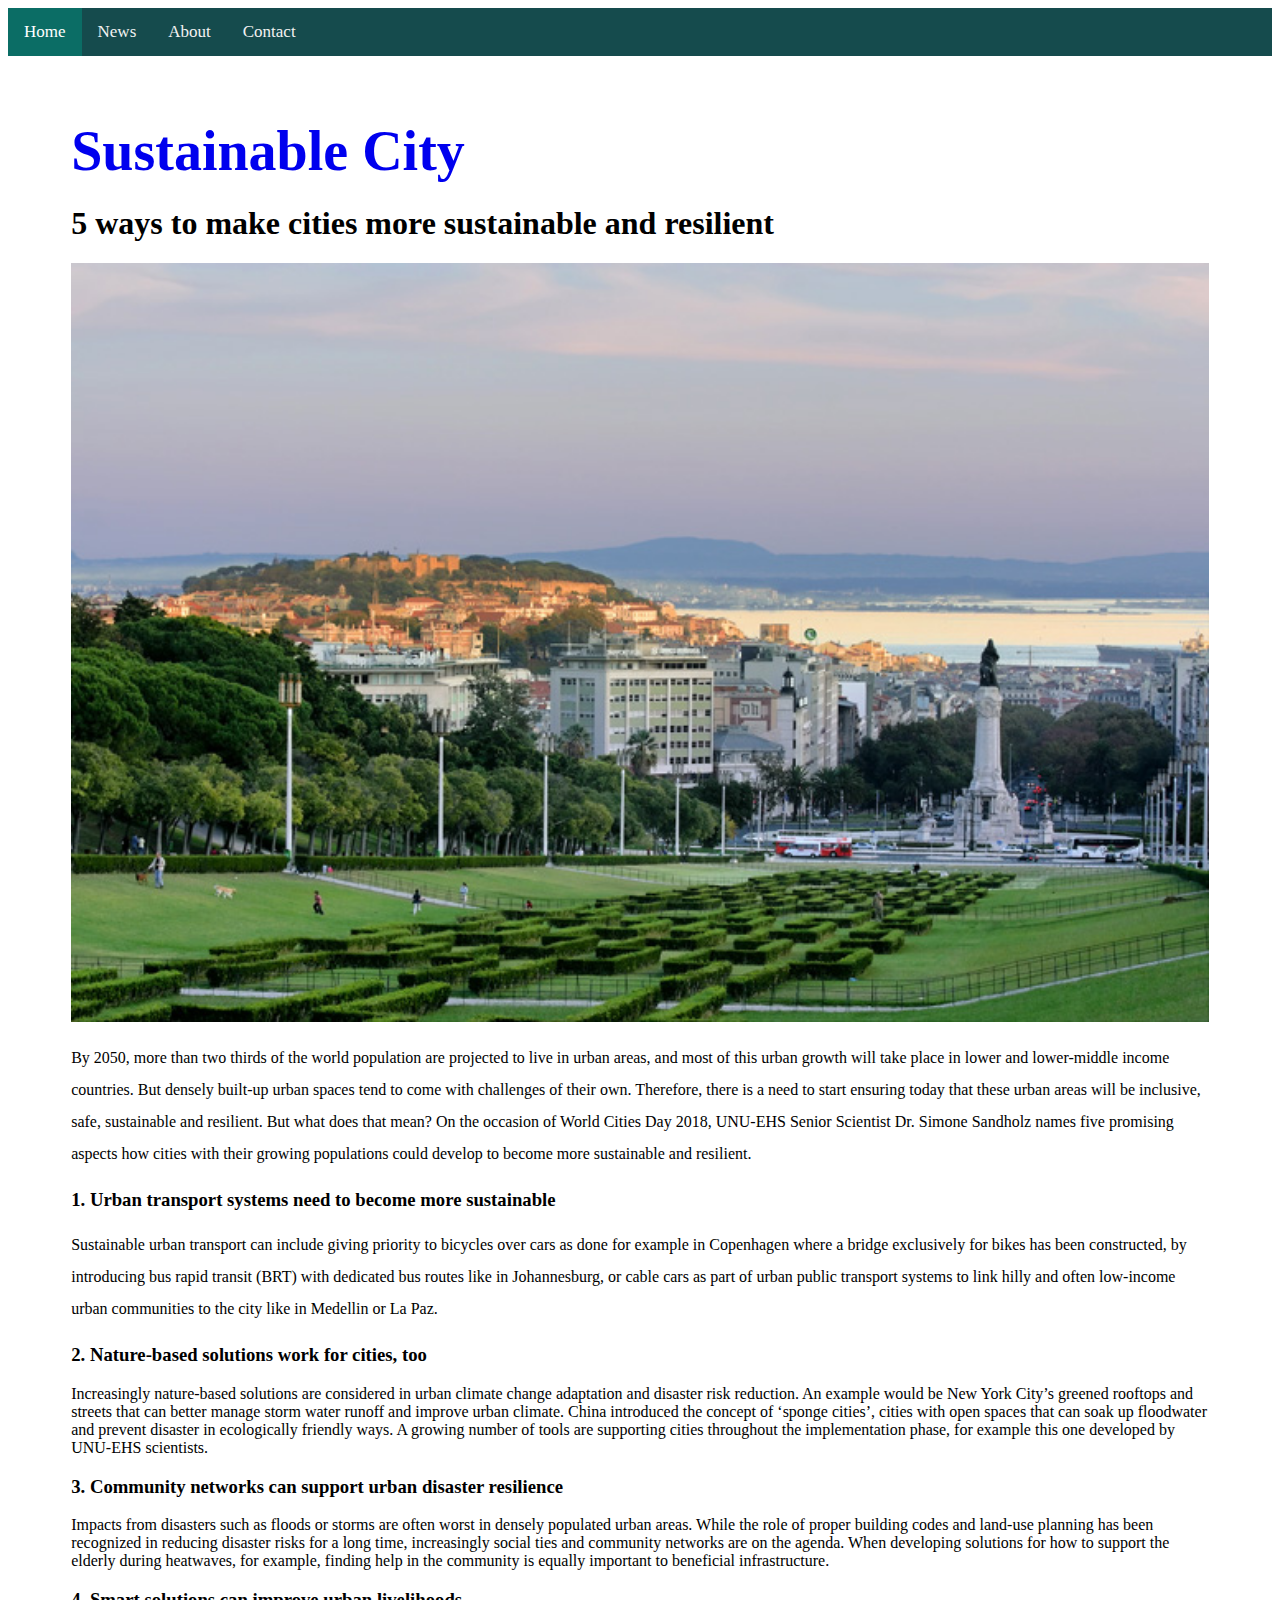
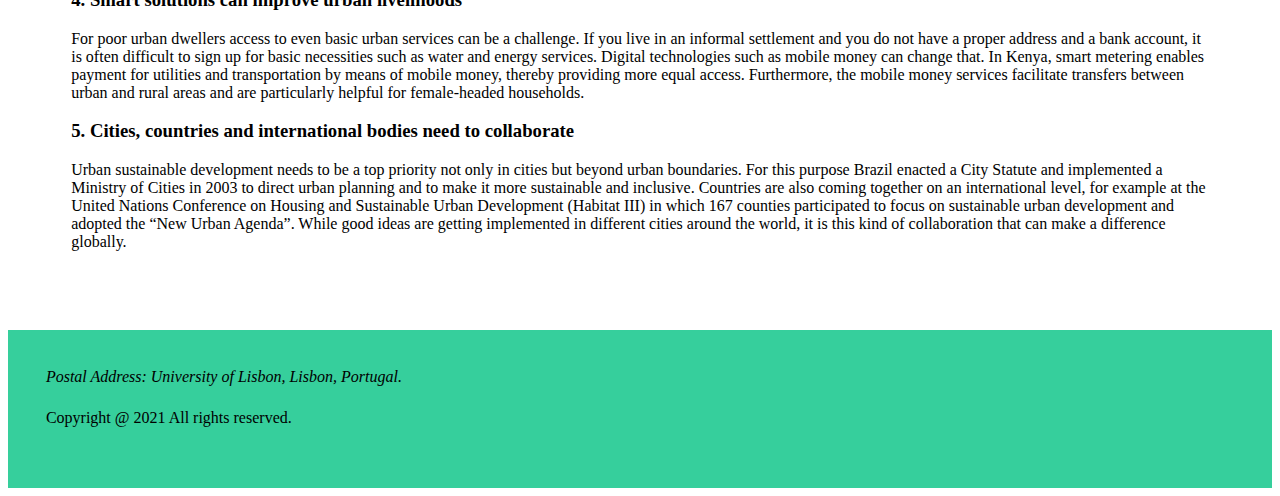
<file: index.html>
<!DOCTYPE html>
<html>
<head>
    <link href="style.css" rel="stylesheet" />

</head>
<body> 

<div class="topnav global-padding">
    <a class="active" href="./index.html">Home</a>
    <a href="./news.html">News</a>
    <a href="./about.html">About</a>
    <a href="./contact.html">Contact</a>
</div> 
  
<div class="container">

<div>
    <a class="sustainable" href="https://youtu.be/4UTfhDEhSWs">Sustainable City </a>
    
    <p><h1> 5 ways to make cities more sustainable and resilient</h1></p> 
    <img src="./img/parque-eduardo-vii.jpg" alt="Lisbon" >
    <p>By 2050, more than two thirds of the world population are projected to live in urban areas, and most of this urban
    growth will take place in lower and lower-middle income countries. But densely built-up urban spaces tend to come with
    challenges of their own. Therefore, there is a need to start ensuring today that these urban areas will be inclusive,
    safe, sustainable and resilient.
    
    But what does that mean? On the occasion of World Cities Day 2018, UNU-EHS Senior Scientist Dr. Simone Sandholz names
    five promising aspects how cities with their growing populations could develop to become more sustainable and resilient.</p>
    
    <p><h3> 1. Urban transport systems need to become more sustainable</h3></p>
    <p>Sustainable urban transport can include giving priority to bicycles over cars as done for example in Copenhagen where a
    bridge exclusively for bikes has been constructed, by introducing bus rapid transit (BRT) with dedicated bus routes like
    in Johannesburg, or cable cars as part of urban public transport systems to link hilly and often low-income urban
    communities to the city like in Medellin or La Paz.</p>
    
    <p><h3> 2. Nature-based solutions work for cities, too </h3>
    Increasingly nature-based solutions are considered in urban climate change adaptation and disaster risk reduction. An
    example would be New York City’s greened rooftops and streets that can better manage storm water runoff and improve
    urban climate. China introduced the concept of ‘sponge cities’, cities with open spaces that can soak up floodwater and
    prevent disaster in ecologically friendly ways. A growing number of tools are supporting cities throughout the
    implementation phase, for example this one developed by UNU-EHS scientists.</p>
    
    <p><h3> 3. Community networks can support urban disaster resilience</h3>
    Impacts from disasters such as floods or storms are often worst in densely populated urban areas. While the role of
    proper building codes and land-use planning has been recognized in reducing disaster risks for a long time, increasingly
    social ties and community networks are on the agenda. When developing solutions for how to support the elderly during
    heatwaves, for example, finding help in the community is equally important to beneficial infrastructure.
    
    <p><h3>4. Smart solutions can improve urban livelihoods</h3>
    For poor urban dwellers access to even basic urban services can be a challenge. If you live in an informal settlement
    and you do not have a proper address and a bank account, it is often difficult to sign up for basic necessities such as
    water and energy services. Digital technologies such as mobile money can change that. In Kenya, smart metering enables
    payment for utilities and transportation by means of mobile money, thereby providing more equal access. Furthermore, the
    mobile money services facilitate transfers between urban and rural areas and are particularly helpful for female-headed
    households.
    
    <h3>5. Cities, countries and international bodies need to collaborate</h3>
    Urban sustainable development needs to be a top priority not only in cities but beyond urban boundaries. For this
    purpose Brazil enacted a City Statute and implemented a Ministry of Cities in 2003 to direct urban planning and to make
    it more sustainable and inclusive. Countries are also coming together on an international level, for example at the
    United Nations Conference on Housing and Sustainable Urban Development (Habitat III) in which 167 counties participated
    to focus on sustainable urban development and adopted the “New Urban Agenda”. While good ideas are getting implemented
    in different cities around the world, it is this kind of collaboration that can make a difference globally.</p>

</div>


</div>


<footer>
    <address>
        Postal Address: University of Lisbon, Lisbon, Portugal.
    </address>
    <p>Copyright @ 2021 All rights reserved.</p>
</footer>

</body>

</html>
</file>
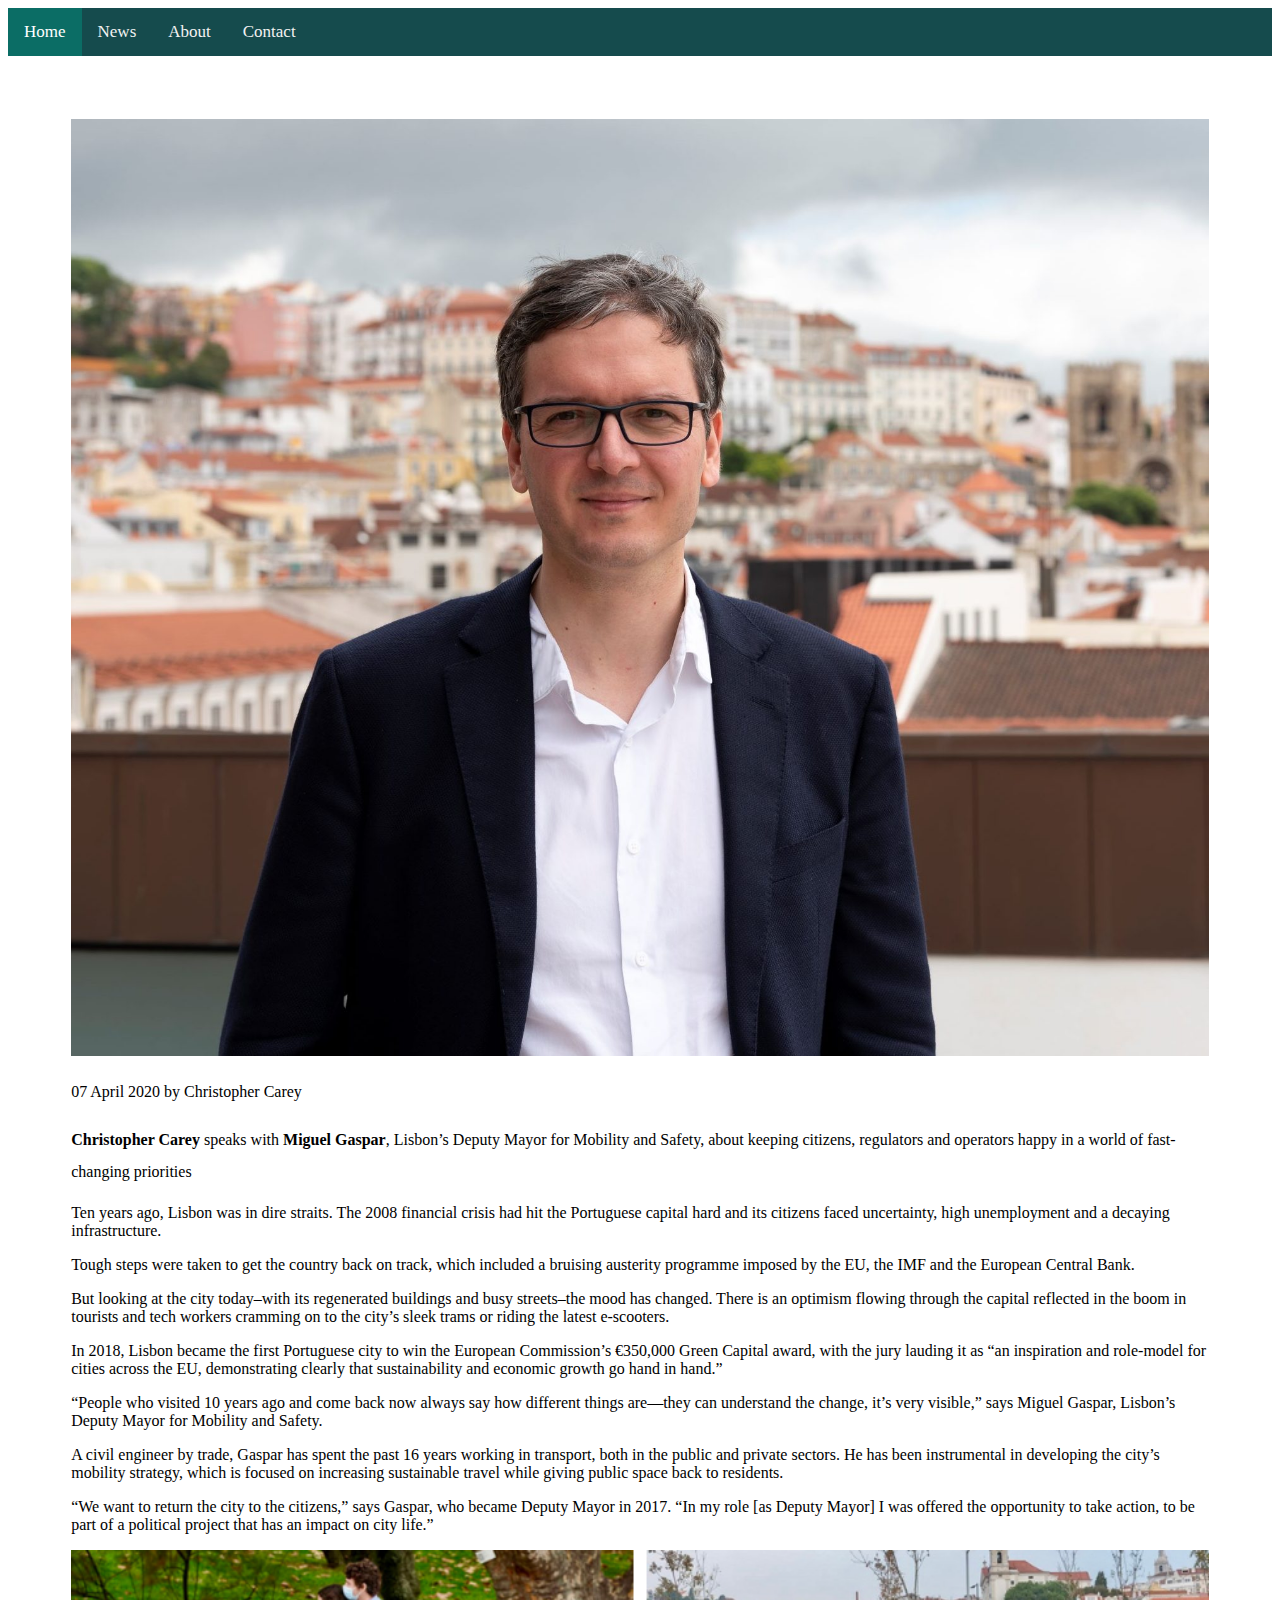
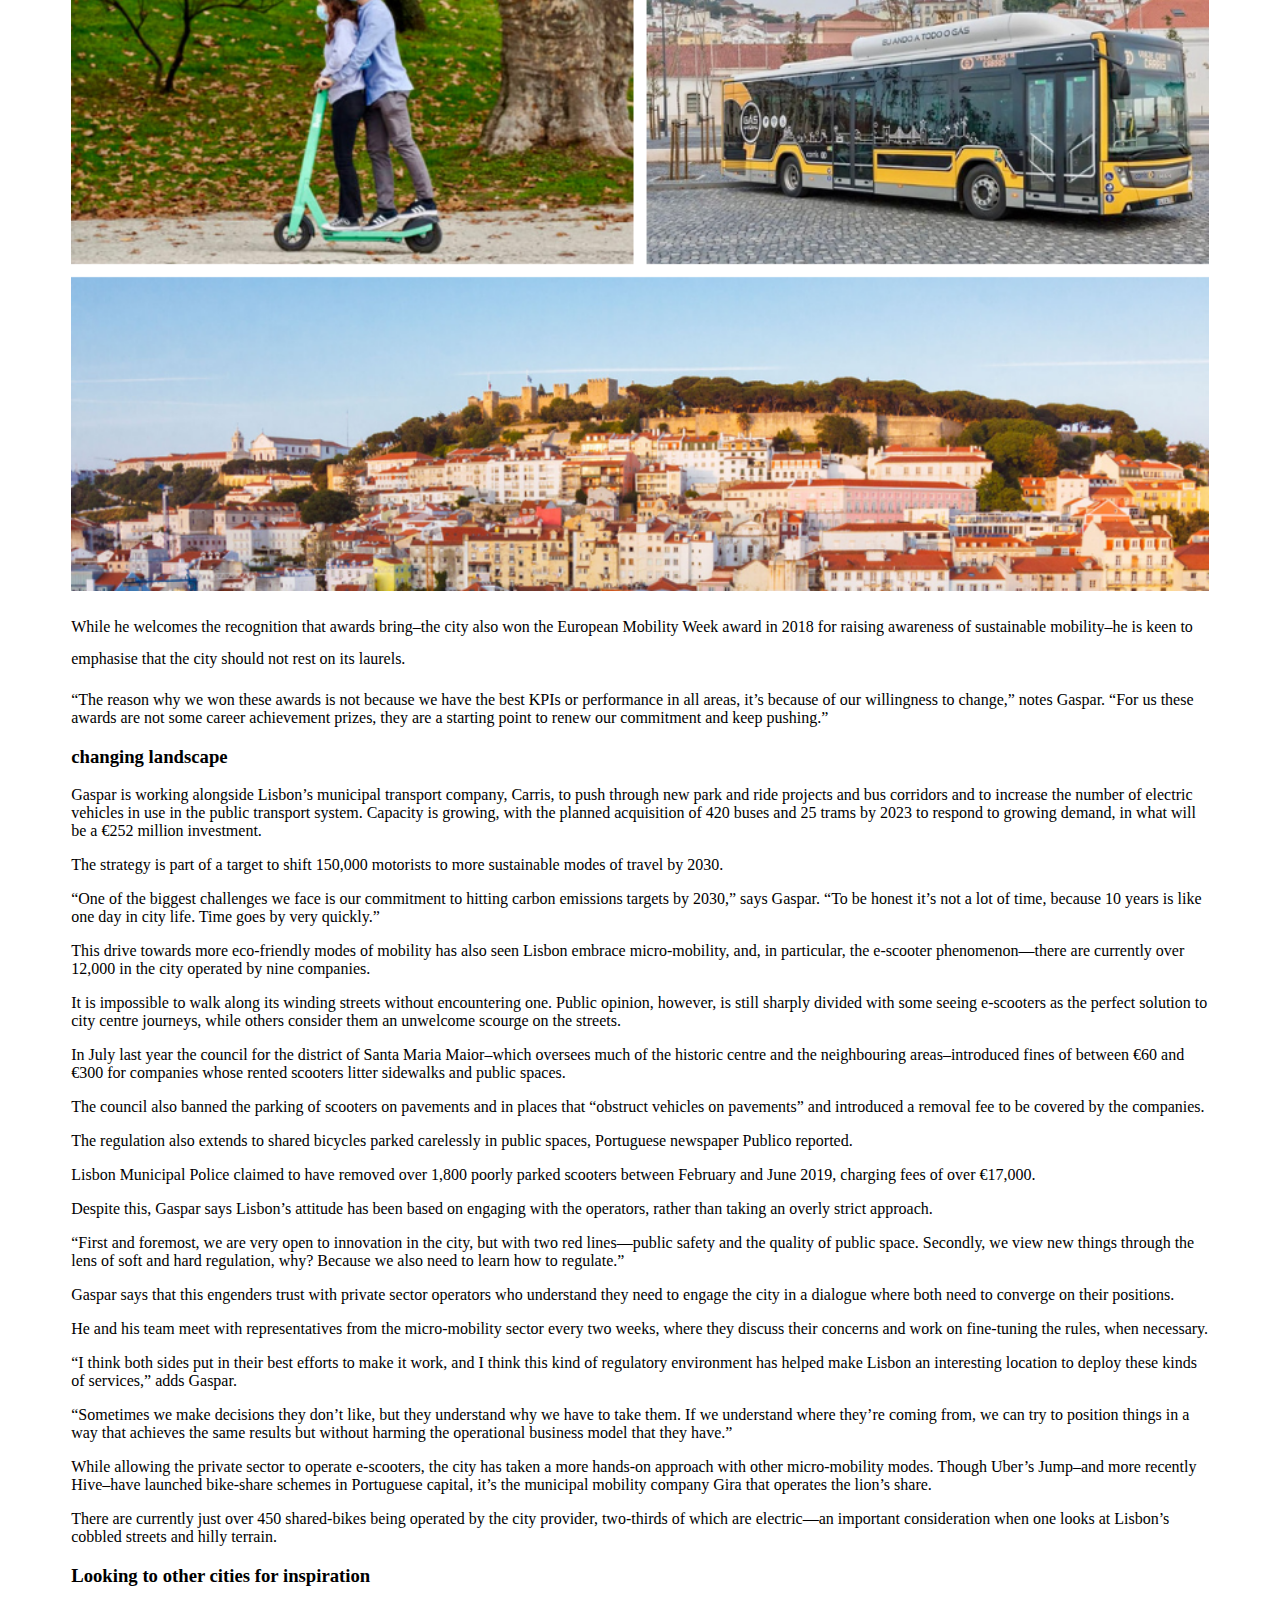
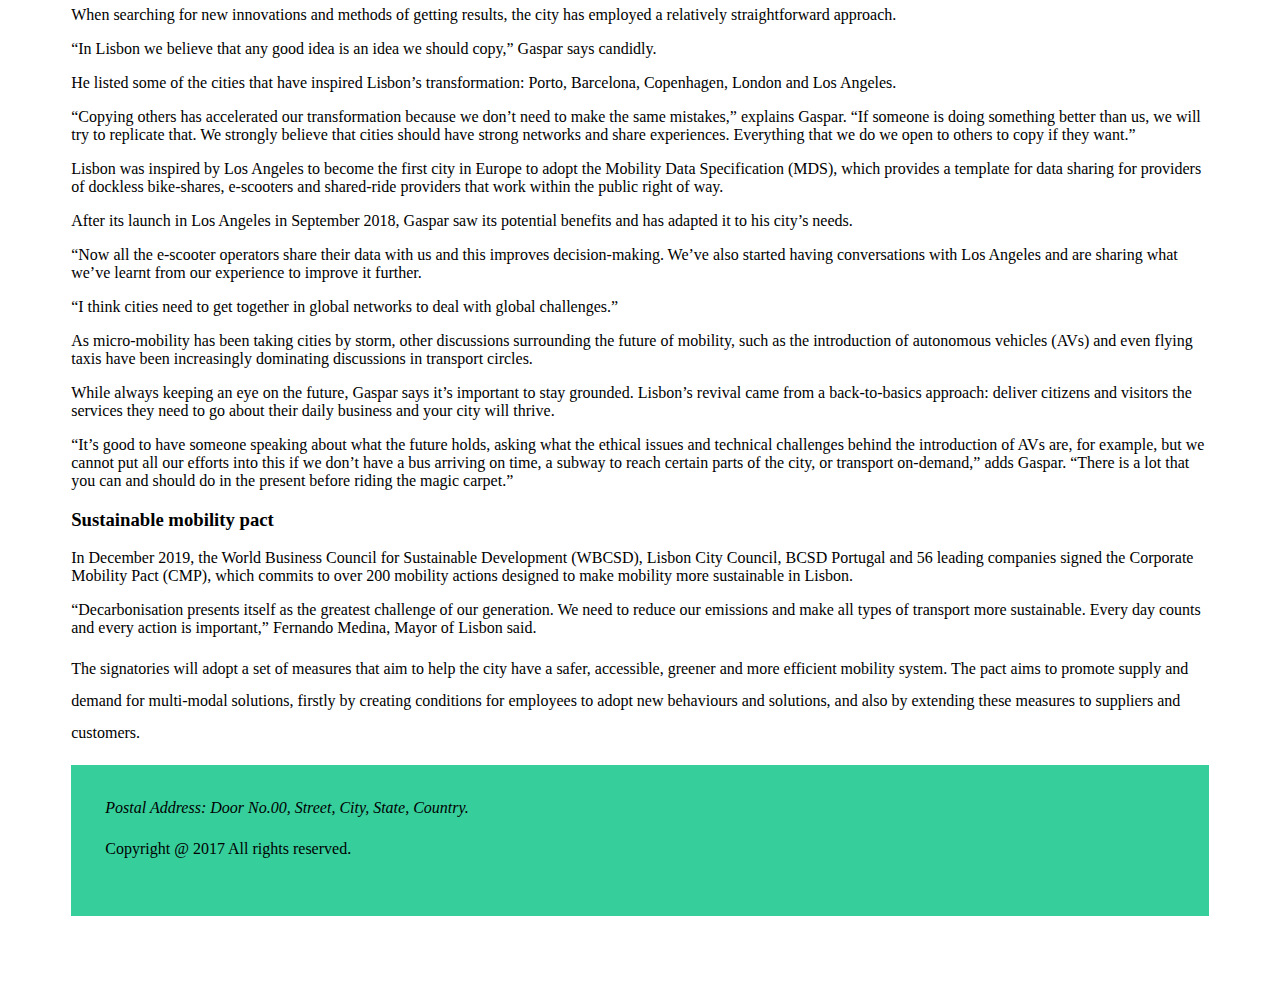
<file: about.html>
<!DOCTYPE html>
<html>

<head>
    <link href="style.css" rel="stylesheet" />

</head>

<body>

    <div class="topnav global-padding">
        <a class="active" href="./index.html">Home</a>
        <a href="./news.html">News</a>
        <a href="./about.html">About</a>
        <a href="./contact.html">Contact</a>
    </div>


    <div class="container">

        <div>
        <img src="./img/Lisboa_Miguel-Gaspar_deputy-mayor-.jpg" alt="Lisbon transport" >
        </div>
        
           <p> 07 April 2020
            
            by Christopher Carey</p>
            
            <p><b>Christopher Carey </b>speaks with <b>Miguel Gaspar</b>, Lisbon’s Deputy Mayor for Mobility and Safety, about keeping citizens,
            regulators and operators happy in a world of fast-changing priorities</p>
            
            Ten years ago, Lisbon was in dire straits. The 2008 financial crisis had hit the Portuguese capital hard and its
            citizens faced uncertainty, high unemployment and a decaying infrastructure.</p>
            
            Tough steps were taken to get the country back on track, which included a bruising austerity programme imposed by the
            EU, the IMF and the European Central Bank.</p>
            
            But looking at the city today–with its regenerated buildings and busy streets–the mood has changed. There is an optimism
            flowing through the capital reflected in the boom in tourists and tech workers cramming on to the city’s sleek trams or
            riding the latest e-scooters.</p>
            
            In 2018, Lisbon became the first Portuguese city to win the European Commission’s €350,000 Green Capital award, with the
            jury lauding it as “an inspiration and role-model for cities across the EU, demonstrating clearly that sustainability
            and economic growth go hand in hand.”</p>
            
            “People who visited 10 years ago and come back now always say how different things are—they can understand the change,
            it’s very visible,” says Miguel Gaspar, Lisbon’s Deputy Mayor for Mobility and Safety.</p>
            
            A civil engineer by trade, Gaspar has spent the past 16 years working in transport, both in the public and private
            sectors. He has been instrumental in developing the city’s mobility strategy, which is focused on increasing sustainable
            travel while giving public space back to residents.</p>
            
            “We want to return the city to the citizens,” says Gaspar, who became Deputy Mayor in 2017. “In my role [as Deputy
            Mayor] I was offered the opportunity to take action, to be part of a political project that has an impact on city life.”</p>
        
            <img src="./img/Ecobnb-870-x-490-pxls-copia-2.png" alt="Lisbon transport">
        

        <p>While he welcomes the recognition that awards bring–the city also won the European Mobility Week award in 2018 for
        raising awareness of sustainable mobility–he is keen to emphasise that the city should not rest on its laurels.</p>
        
        “The reason why we won these awards is not because we have the best KPIs or performance in all areas, it’s because of
        our willingness to change,” notes Gaspar. “For us these awards are not some career achievement prizes, they are a
        starting point to renew our commitment and keep pushing.”</p>
        
        <h3> changing landscape</h3>
        
        Gaspar is working alongside Lisbon’s municipal transport company, Carris, to push through new park and ride projects and
        bus corridors and to increase the number of electric vehicles in use in the public transport system. Capacity is
        growing, with the planned acquisition of 420 buses and 25 trams by 2023 to respond to growing demand, in what will be a
        €252 million investment.</p>
        
        The strategy is part of a target to shift 150,000 motorists to more sustainable modes of travel by 2030.</p>
        
        “One of the biggest challenges we face is our commitment to hitting carbon emissions targets by 2030,” says Gaspar. “To
        be honest it’s not a lot of time, because 10 years is like one day in city life. Time goes by very quickly.”</p>
        
        This drive towards more eco-friendly modes of mobility has also seen Lisbon embrace micro-mobility, and, in particular,
        the e-scooter phenomenon—there are currently over 12,000 in the city operated by nine companies.</p>
        
        It is impossible to walk along its winding streets without encountering one. Public opinion, however, is still sharply
        divided with some seeing e-scooters as the perfect solution to city centre journeys, while others consider them an
        unwelcome scourge on the streets.</p>
        
        In July last year the council for the district of Santa Maria Maior–which oversees much of the historic centre and the
        neighbouring areas–introduced fines of between €60 and €300 for companies whose rented scooters litter sidewalks and
        public spaces.</p>
        
        The council also banned the parking of scooters on pavements and in places that “obstruct vehicles on pavements” and
        introduced a removal fee to be covered by the companies.</p>
        
        The regulation also extends to shared bicycles parked carelessly in public spaces, Portuguese newspaper Publico
        reported.</p>
        
        Lisbon Municipal Police claimed to have removed over 1,800 poorly parked scooters between February and June 2019,
        charging fees of over €17,000.</p>
        
        Despite this, Gaspar says Lisbon’s attitude has been based on engaging with the operators, rather than taking an overly
        strict approach.</p>
        
        “First and foremost, we are very open to innovation in the city, but with two red lines—public safety and the quality of
        public space. Secondly, we view new things through the lens of soft and hard regulation, why? Because we also need to
        learn how to regulate.”</p>
        
        Gaspar says that this engenders trust with private sector operators who understand they need to engage the city in a
        dialogue where both need to converge on their positions.</p>
        
        He and his team meet with representatives from the micro-mobility sector every two weeks, where they discuss their
        concerns and work on fine-tuning the rules, when necessary.</p>
        
        “I think both sides put in their best efforts to make it work, and I think this kind of regulatory environment has
        helped make Lisbon an interesting location to deploy these kinds of services,” adds Gaspar.</p>
        
        “Sometimes we make decisions they don’t like, but they understand why we have to take them. If we understand where
        they’re coming from, we can try to position things in a way that achieves the same results but without harming the
        operational business model that they have.”</p>
        
        While allowing the private sector to operate e-scooters, the city has taken a more hands-on approach with other
        micro-mobility modes. Though Uber’s Jump–and more recently Hive–have launched bike-share schemes in Portuguese capital,
        it’s the municipal mobility company Gira that operates the lion’s share.</p>
        
        There are currently just over 450 shared-bikes being operated by the city provider, two-thirds of which are electric—an
        important consideration when one looks at Lisbon’s cobbled streets and hilly terrain.</p>

        <h3>Looking to other cities for inspiration </h3>
        
        When searching for new innovations and methods of getting results, the city has employed a relatively straightforward
        approach.</p>
        
        “In Lisbon we believe that any good idea is an idea we should copy,” Gaspar says candidly.</p>
        
        He listed some of the cities that have inspired Lisbon’s transformation: Porto, Barcelona, Copenhagen, London and Los
        Angeles.</p>
        
        “Copying others has accelerated our transformation because we don’t need to make the same mistakes,” explains Gaspar.
        “If someone is doing something better than us, we will try to replicate that. We strongly believe that cities should
        have strong networks and share experiences. Everything that we do we open to others to copy if they want.”</p>
        
        Lisbon was inspired by Los Angeles to become the first city in Europe to adopt the Mobility Data Specification (MDS),
        which provides a template for data sharing for providers of dockless bike-shares, e-scooters and shared-ride providers
        that work within the public right of way.</p>
        
        After its launch in Los Angeles in September 2018, Gaspar saw its potential benefits and has adapted it to his city’s
        needs.</p>
        
        “Now all the e-scooter operators share their data with us and this improves decision-making. We’ve also started having
        conversations with Los Angeles and are sharing what we’ve learnt from our experience to improve it further.</p>
        
        “I think cities need to get together in global networks to deal with global challenges.”</p>
        
        As micro-mobility has been taking cities by storm, other discussions surrounding the future of mobility, such as the
        introduction of autonomous vehicles (AVs) and even flying taxis have been increasingly dominating discussions in
        transport circles.</p>
        
        While always keeping an eye on the future, Gaspar says it’s important to stay grounded. Lisbon’s revival came from a
        back-to-basics approach: deliver citizens and visitors the services they need to go about their daily business and your
        city will thrive.</p>
        
        “It’s good to have someone speaking about what the future holds, asking what the ethical issues and technical challenges
        behind the introduction of AVs are, for example, but we cannot put all our efforts into this if we don’t have a bus
        arriving on time, a subway to reach certain parts of the city, or transport on-demand,” adds Gaspar. “There is a lot
        that you can and should do in the present before riding the magic carpet.”</p>
        
        <h3>Sustainable mobility pact</h3>
        
        In December 2019, the World Business Council for Sustainable Development (WBCSD), Lisbon City Council, BCSD Portugal and
        56 leading companies signed the Corporate Mobility Pact (CMP), which commits to over 200 mobility actions designed to
        make mobility more sustainable in Lisbon.</p>
        
        “Decarbonisation presents itself as the greatest challenge of our generation. We need to reduce our emissions and make
        all types of transport more sustainable. Every day counts and every action is important,” Fernando Medina, Mayor of
        Lisbon said.</p>
        
       <p> The signatories will adopt a set of measures that aim to help the city have a safer, accessible, greener and more
        efficient mobility system.
        
        The pact aims to promote supply and demand for multi-modal solutions, firstly by creating conditions for employees to
        adopt new behaviours and solutions, and also by extending these measures to suppliers and customers.</p>

    







    <footer>
        <address>
            Postal Address: Door No.00, Street, City, State, Country.
        </address>
        <p>Copyright @ 2017 All rights reserved.</p>
    </footer>

</body>

</html>
</file>
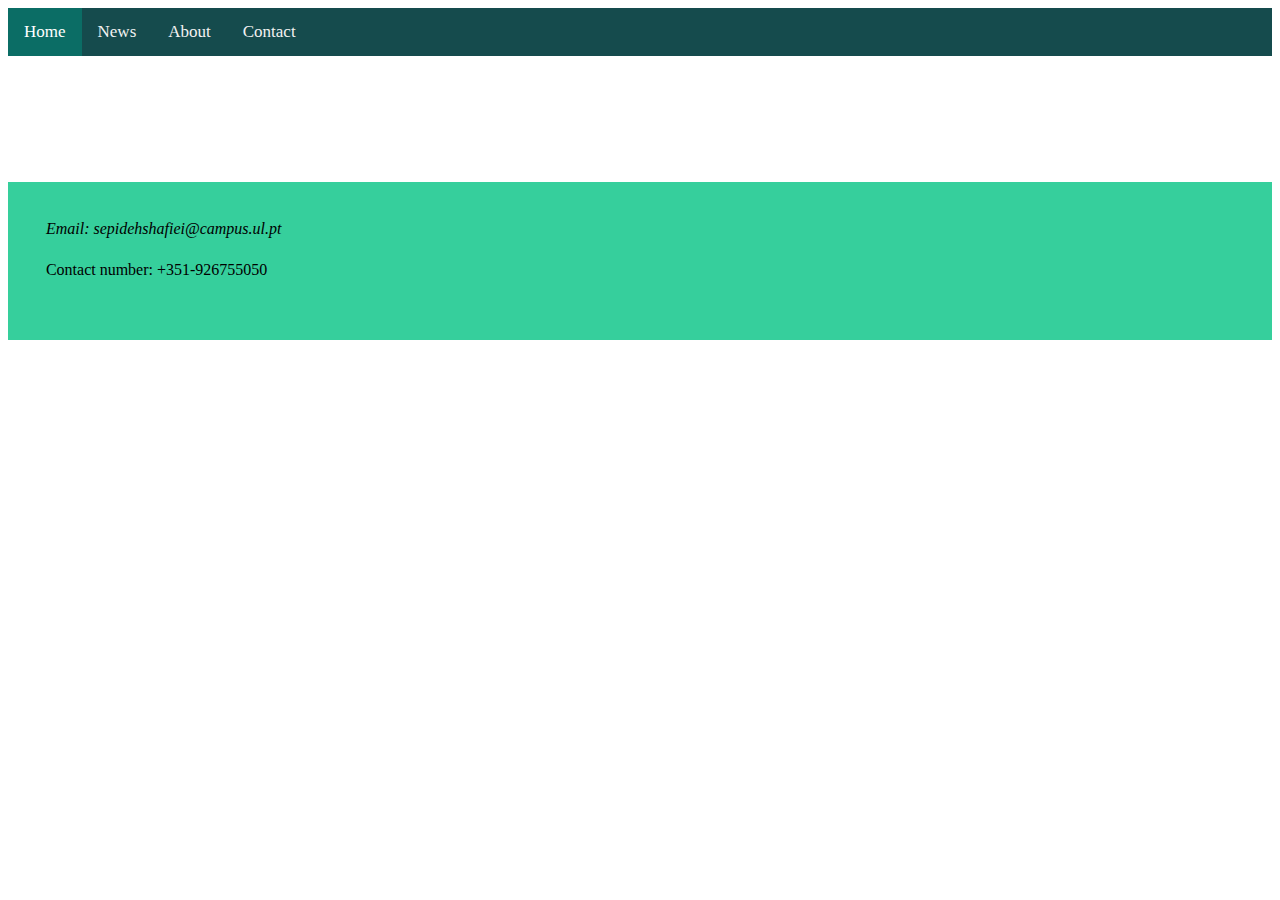
<file: contact.html>
<!DOCTYPE html>
<html>

<head>
    <link href="style.css" rel="stylesheet" />

</head>

<body>

    <div class="topnav global-padding">
        <a class="active" href="./index.html">Home</a>
        <a href="./news.html">News</a>
        <a href="./about.html">About</a>
        <a href="./contact.html">Contact</a>
    </div>

    <div class="container"> </div>

    <footer>
        <address>
            Email: sepidehshafiei@campus.ul.pt
        </address>
        <p>Contact number: +351-926755050</p>
    </footer>

</body>

</html>
</file>
<file: style.css>
.good {
  color: rgba(60, 200, 200, 0.5);
}

.table,
th,
td {
  border: 1px solid rgb(7, 47, 58);
}

/* Add a black background color to the top navigation */
.topnav {
  background-color: rgb(21, 75, 77);
  overflow: hidden;
}

/* Style the links inside the navigation bar */
.topnav a {
  float: left;
  color: #f2f2f2;
  text-align: center;
  padding: 14px 16px;
  text-decoration: none;
  font-size: 17px;
}

/* Change the color of links on hover */
.topnav a:hover {
  background-color: rgb(19, 193, 206);
  color: rgb(18, 46, 46);
}

/* Add a color to the active/current link */
.topnav a.active {
  background-color: #0b6d65;
  color: white;
}


/*Base font size is 16px by default 
1rem = 16px
font-size: 16px;
font-size: 1rem;
2rem = 32px;
*/
.container {
  height: 100 %;
  width: 100 %;
  background-color: ;
  background-position: center;
  background-repeat: no-repeat;
  background-size: contain;
  padding:5% ;
  box-sizing: border-box;
  position: relative;
  font font-family: Arial, "Helvetica Neue", Helvetica, sans-serif;;
}
.sustainable{
  font-size: 56px;
  font-family: Georgia, 'Times New Roman', Times, serif;
  text-decoration: none;
  font-weight: 800;
}
p{
  line-height: 2;
}
img{
  width: 100%;
}
footer{
  padding:3% ;
   background-color: rgba(50, 206, 154, 0.979);-
}
@media screen and (max-width: 900px){
  .sustainable{
  font-size: 24px;
  font-family: Georgia, 'Times New Roman', Times, serif;
  text-decoration: none;
  font-weight: 800;
}
}
</file>
